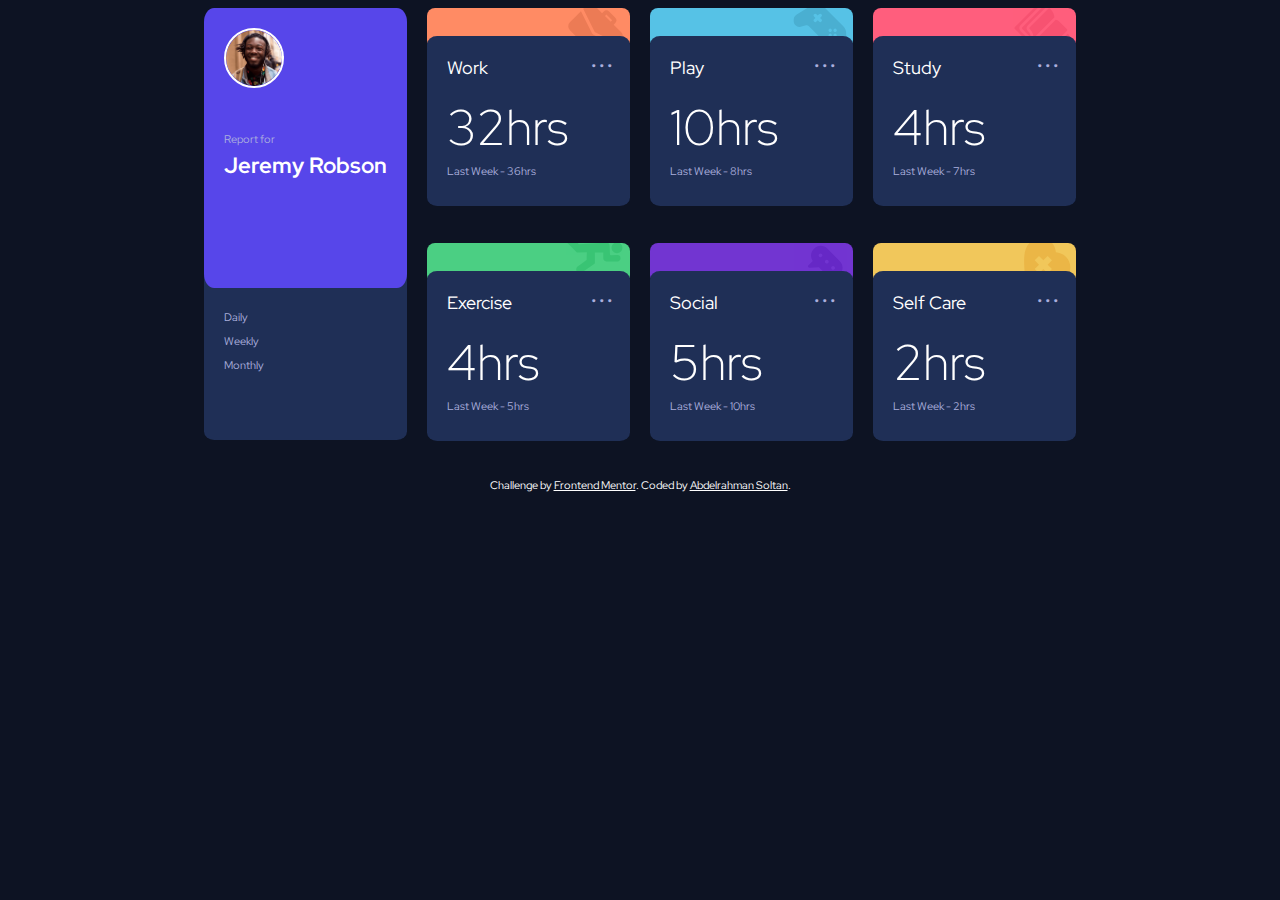
<file: index.html>
<!DOCTYPE html>
<html lang="en">
  <head>
    <meta charset="UTF-8" />
    <meta http-equiv="X-UA-Compatible" content="IE=edge" />
    <meta name="viewport" content="width=device-width, initial-scale=1.0" />
    <title>TTD Challenge</title>
    <link rel="stylesheet" href="./css/main-style.css" />
    <link
      href="https://fonts.googleapis.com/css2?family=Red+Hat+Display:wght@500;700;900&display=swap"
      rel="stylesheet"
    />
  </head>
  <body>
    <div class="page">
      <div class="container">
        <!-- box1 -->
        <div class="boxleft">
          <div class="up">
            <img src="./images/image-jeremy.png" alt="profile picture" />
            <p>Report for</p>
            <h1>Jeremy Robson</h1>
          </div>
          <div class="down">
            <p class="date">Daily</p>
            <p class="date">Weekly</p>
            <p class="date">Monthly</p>
          </div>
        </div>
        <!-- box2 -->
        <div class="box">
          <div class="work up">
            <img src="./images/icon-work.svg" alt="work" />
          </div>
          <div class="details">
            <div>Work</div>
            <div class="icon">...</div>
            <h1>32hrs</h1>
            <p>Last Week - 36hrs</p>
          </div>
        </div>
        <!-- box3 -->
        <div class="box">
          <div class="play up">
            <img src="./images/icon-play.svg" alt="work" />
          </div>
          <div class="details">
            <div>Play</div>
            <div class="icon">...</div>
            <h1>10hrs</h1>
            <p>Last Week - 8hrs</p>
          </div>
        </div>
        <!-- box4 -->
        <div class="box">
          <div class="study up">
            <img src="./images/icon-study.svg" alt="work" />
          </div>
          <div class="details">
            <div>Study</div>
            <div class="icon">...</div>
            <h1>4hrs</h1>
            <p>Last Week - 7hrs</p>
          </div>
        </div>
        <!-- box5 -->
        <div class="box">
          <div class="exercise up">
            <img src="./images/icon-exercise.svg" alt="work" />
          </div>
          <div class="details">
            <div>Exercise</div>
            <div class="icon">...</div>
            <h1>4hrs</h1>
            <p>Last Week - 5hrs</p>
          </div>
        </div>
        <!-- box6 -->
        <div class="box">
          <div class="social up">
            <img src="./images/icon-social.svg" alt="work" />
          </div>
          <div class="details">
            <div>Social</div>
            <div class="icon">...</div>
            <h1>5hrs</h1>
            <p>Last Week - 10hrs</p>
          </div>
        </div>
        <!-- box7 -->
        <div class="box">
          <div class="self-care up">
            <img src="./images/icon-self-care.svg" alt="work" />
          </div>
          <div class="details">
            <div>Self Care</div>
            <div class="icon">...</div>
            <h1>2hrs</h1>
            <p>Last Week - 2hrs</p>
          </div>
        </div>
      </div>
    </div>
    <!-- footer -->
    <div class="attribution">
      Challenge by
      <a href="https://www.frontendmentor.io?ref=challenge" target="_blank"
        >Frontend Mentor</a
      >. Coded by
      <a href="https://github.com/abdrahmansoltan" target="_blank"
        >Abdelrahman Soltan</a
      >.
    </div>
  </body>
</html>
</file>
<file: css/main-style.css>
:root {
  /*colors */
  --Pale-blue: hsl(225, 100%, 94%);
  --Bright-blue: hsl(245, 75%, 52%);
  --Very-pale-blue: hsl(225, 100%, 98%);
  --Desaturated-blue: hsl(224, 23%, 55%);
  --Dark-blue: hsl(223, 47%, 23%);
}
* {
  font-family: "Red Hat Display", sans-serif;
  color: white;
  box-sizing: border-box;
}
body {
  font-size: 11px;
  background-color: #0d1323;
}
.page {
  display: flex;
  justify-content: center;
  align-content: center;
}

.container {
  display: grid;
  grid-template-columns: repeat(4, 1fr);
  grid-template-rows: repeat(2, 1fr);
  grid-gap: 20px;
}

/* leftbox start */
.boxleft {
  /* width: 200px; */
  position: relative;
  grid-area: 1/1/3/2;
}

.up {
  background-color: #5746ea;
  height: 280px;
  border-radius: 5%;
  position: relative;
  /* width: 200px; */
  padding: 20px;
  z-index: 2;
}
.down {
  z-index: 1;
  height: 170px;
  border-radius: 5%;
  position: relative;
  top: -18px;
  padding: 20px;
  background-color: var(--Dark-blue);
}
.boxleft img {
  max-width: 60px;
  border: white solid 2px;
  border-radius: 50%;
  margin-bottom: 30px;
}
.date {
  margin-top: 20px;
  color: #abafde;
}
/* leftbox end */
p {
  color: #abafde;
  margin-bottom: -10px;
}
/* box start */
.box {
  position: relative;
}
.work {
  background-color: #ff8b64;
  z-index: -2;
  overflow: hidden;
  position: relative;
  border-radius: 8px;
  height: 30px;
}
.play {
  background-color: #56c2e6;
  z-index: -2;
  overflow: hidden;
  position: relative;
  border-radius: 8px;
  height: 30px;
}
.study {
  background-color: #ff5e7d;
  z-index: -2;
  overflow: hidden;
  position: relative;
  border-radius: 8px;
  height: 30px;
}
.exercise {
  background-color: #4bcf83;
  z-index: -2;
  overflow: hidden;
  position: relative;
  border-radius: 8px;
  height: 30px;
}
.social {
  background-color: #7235d1;
  z-index: -2;
  overflow: hidden;
  position: relative;
  border-radius: 8px;
  height: 30px;
}
.self-care {
  background-color: #f1c75b;
  z-index: -2;
  overflow: hidden;
  position: relative;
  border-radius: 8px;
  height: 30px;
}
.box img {
  position: absolute;
  right: -5px;
  top: -16px;
  transform: scale(0.7);
  opacity: 50%;
}
.details {
  height: 170px;
  border-radius: 5%;
  position: relative;
  top: -12px;
  padding: 20px;
  background-color: var(--Dark-blue);
}
.box h1 {
  font-size: 50px;
  font-weight: lighter;
  margin-bottom: -7px;
  margin-top: 15px;
}

.icon {
  position: absolute;
  color: #abafde;
  font-size: 30px;
  right: 16px;
  top: 0;
}
.details div:first-child {
  font-size: 18px;
}
/* box end */

p:hover,
.icon:hover {
  color: white;
  cursor: pointer;
}
.attribution {
  text-align: center;
  margin: 20px;
}
.details:hover {
  cursor: pointer;
  background-color: #34397b;
}
/* if i want to animate the (deatails box) */
/* @keyframes moving{
  to{
  top: -42px;
  height: 200px;
  
  }
}
.details:hover{
  cursor: pointer;
  background-color: #34397b;
  animation-name: moving;
  animation-duration: 3s;
} */
@media (max-width: 375px) {
  .container {
    display: flex;
    flex-direction: column;
  }
  .boxleft {
    margin-bottom: -5px;
  }
  .box {
    margin-top: -25px;
  }
  h1,
  .box h1 {
    font-size: 16px;
    display: inline-block;
  }
  .details p {
    display: inline-block;
    position: absolute;
    right: 10px;
    bottom: 30px;
  }
  .details {
    height: auto;
  }
  .up,
  .down {
    display: flex;
    width: 320px;
    overflow-wrap: break-word;
    justify-content: space-around;
    flex-wrap: wrap;
    height: auto;
  }
  .details {
    height: auto;
  }

  .boxleft img {
    height: 60px;
    margin-bottom: -10px;
    display: inline-block;
  }
}
</file>
